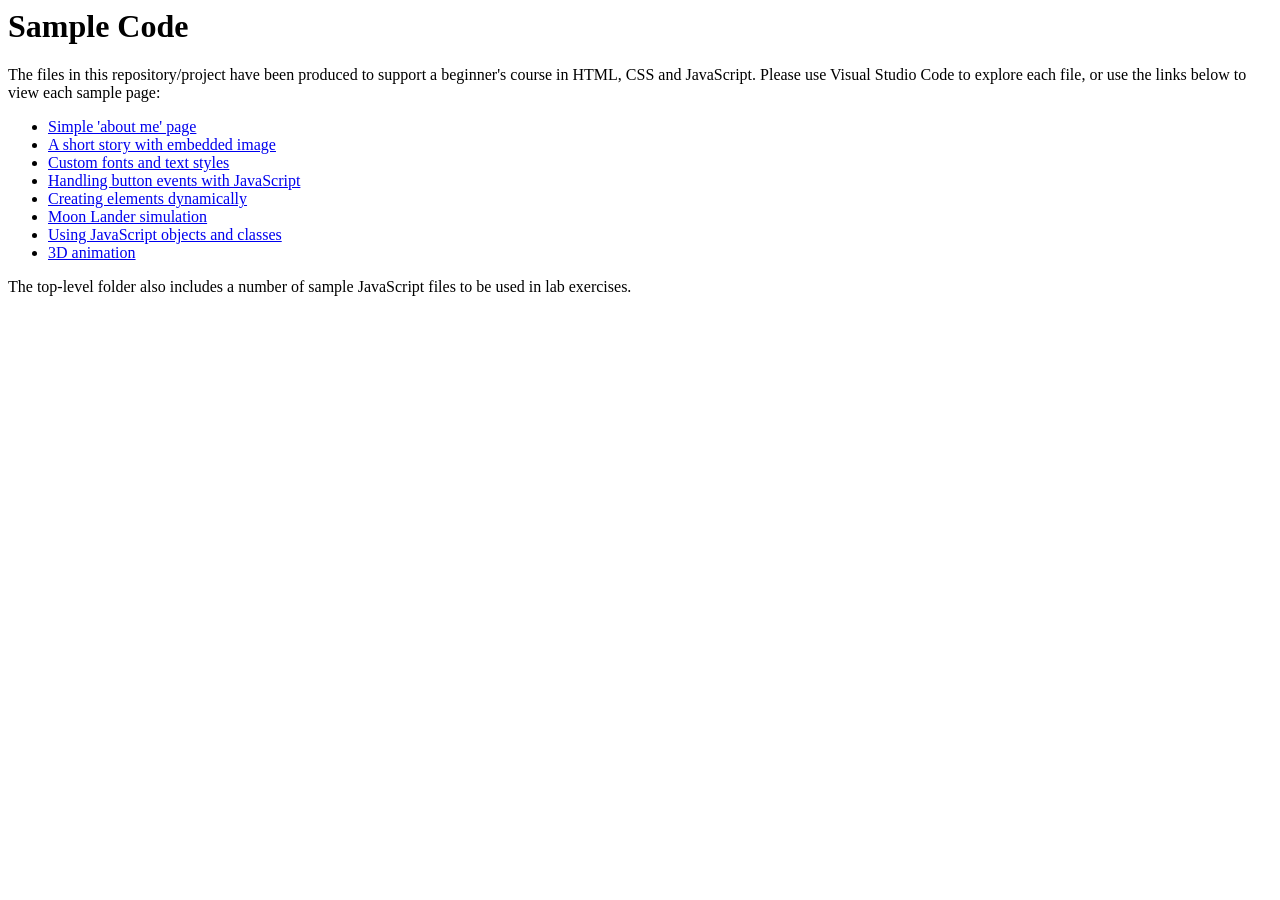
<file: index.html>
<html lang="en">
  <head>
    <meta charset="utf-8" />
    <meta name="viewport" content="width=device-width" />
    <title>Sample Code</title>
  </head>
  <body>
    <h1>Sample Code</h1>
    <p>
      The files in this repository/project have been produced to support a
      beginner's course in HTML, CSS and JavaScript. Please use Visual Studio
      Code to explore each file, or use the links below to view each sample
      page:
    </p>
    <ul>
      <li><a href="aboutMe.html">Simple 'about me' page</a></li>
      <li><a href="shortStory.html">A short story with embedded image</a></li>
      <li><a href="typography.html">Custom fonts and text styles</a></li>
      <li><a href="rocket.html">Handling button events with JavaScript</a></li>
      <li><a href="aircraft.html">Creating elements dynamically</a></li>
      <li><a href="lander.html">Moon Lander simulation</a></li>
      <li>
        <a href="vendingMachine.html">Using JavaScript objects and classes</a>
      </li>
      <li><a href="cube.html">3D animation</a></li>
    </ul>
    <p>
      The top-level folder also includes a number of sample JavaScript files to
      be used in lab exercises.
    </p>
  </body>
</html>
</file>
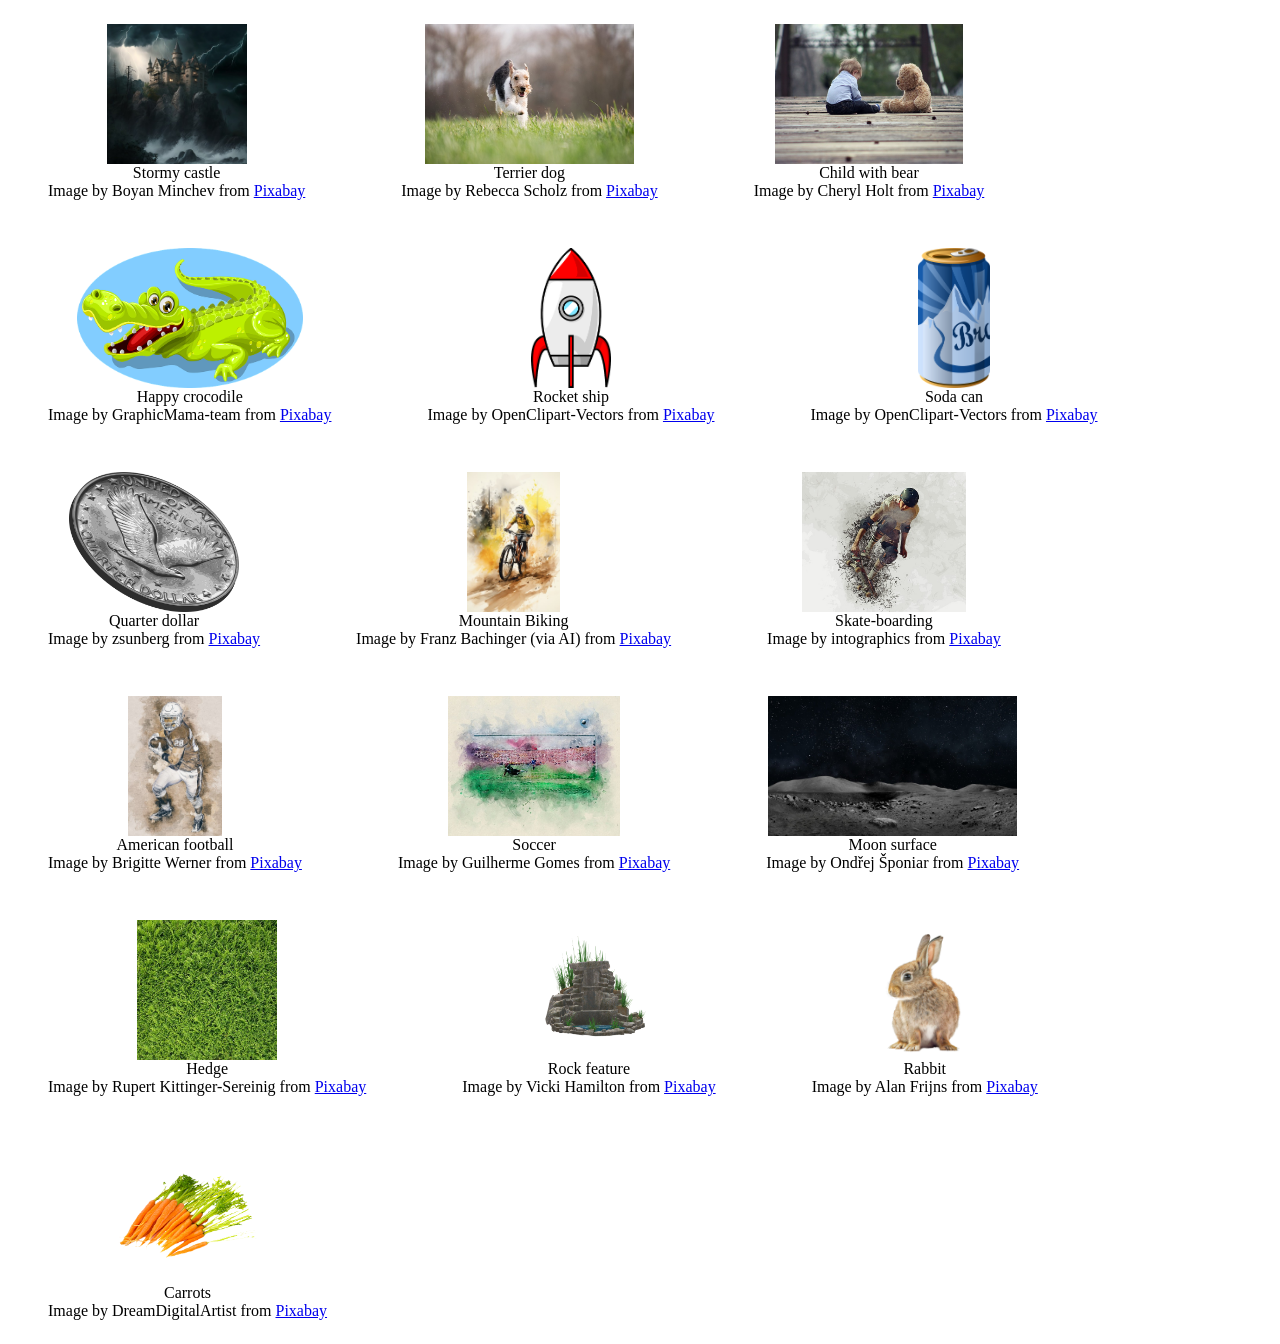
<file: images/index.html>
<html lang="en">
  <head>
    <meta charset="utf-8" />
    <meta name="viewport" content="width=device-width, initial-scale=1" />
    <title>Images and Attribution</title>
    <style>
      .images {
        display: flex;
        flex-flow: row wrap;
        gap: 1em;
      }
      figure {
        display: flex;
        flex-flow: column;
        align-items: center;
        text-align: center;
      }
      figure img {
        max-height: 140px;
        width: auto;
      }
    </style>
  </head>
  <body>
    <div class="images">
      <figure>
        <img src="./lightning-7781507_640.jpg" alt="Stormy castle" />
        <figcaption>
          Stormy castle<br />Image by Boyan Minchev from
          <a
            href="https://pixabay.com/illustrations/lightning-clouds-thunderstorm-7781507/"
            >Pixabay</a
          >
        </figcaption>
      </figure>
      <figure>
        <img src="./dog-3210111_640.jpg" alt="Terrier dog" />
        <figcaption>
          Terrier dog<br />Image by Rebecca Scholz from
          <a
            href="https://pixabay.com/photos/dog-pet-terrier-canine-animal-fur-3210111/"
            >Pixabay</a
          >
        </figcaption>
      </figure>
      <figure>
        <img src="./baby-623417_640.jpg" alt="Child with bear" />
        <figcaption>
          Child with bear<br />Image by Cheryl Holt from
          <a
            href="https://pixabay.com/photos/baby-teddy-bear-play-toy-teddy-623417/"
            >Pixabay</a
          >
        </figcaption>
      </figure>
      <figure>
        <img src="./crocodile-1458819_640.png" alt="Happy crocodile" />
        <figcaption>
          Happy crocodile<br />Image by GraphicMama-team from
          <a
            href="https://pixabay.com/vectors/crocodile-green-animal-teeth-1458819/"
            >Pixabay</a
          >
        </figcaption>
      </figure>
      <figure>
        <img src="./rocket-147466_640.png" alt="Rocket ship" />
        <figcaption>
          Rocket ship<br />Image by OpenClipart-Vectors from
          <a
            href="https://pixabay.com/vectors/rocket-spaceship-space-shuttle-nasa-147466/"
            >Pixabay</a
          >
        </figcaption>
      </figure>
      <figure>
        <img src="./soda-575433_640.png" alt="Soda can" />
        <figcaption>
          Soda can<br />Image by OpenClipart-Vectors from
          <a
            href="https://pixabay.com/vectors/soda-can-beer-beverage-drink-575433/"
            >Pixabay</a
          >
        </figcaption>
      </figure>
      <figure>
        <img src="./quarter-3407493_640.png" alt="Quarter dollar" />
        <figcaption>
          Quarter dollar<br />Image by zsunberg from
          <a
            href="https://pixabay.com/vectors/quarter-coin-flip-flip-chance-3407493/"
            >Pixabay</a
          >
        </figcaption>
      </figure>
      <figure>
        <img src="./ai-generated-8366630_640.jpg" alt="Mountain biking" />
        <figcaption>
          Mountain Biking<br />Image by Franz Bachinger (via AI) from
          <a
            href="https://pixabay.com/illustrations/ai-generated-mountain-bike-biking-8366630/"
            >Pixabay</a
          >
        </figcaption>
      </figure>
      <figure>
        <img src="./break-1562275_640.jpg" alt="Skate-boarding" />
        <figcaption>
          Skate-boarding<br />Image by intographics from
          <a
            href="https://pixabay.com/illustrations/break-background-wallpaper-1562275/"
            >Pixabay</a
          >
        </figcaption>
      </figure>
      <figure>
        <img
          src="./american-football-6583647_640.jpg"
          alt="American football"
        />
        <figcaption>
          American football<br />Image by Brigitte Werner from
          <a
            href="https://pixabay.com/illustrations/american-football-football-player-6583647/"
            >Pixabay</a
          >
        </figcaption>
      </figure>
      <figure>
        <img src="./soccer-3536685_640.jpg" alt="Soccer" />
        <figcaption>
          Soccer<br />Image by Guilherme Gomes from
          <a
            href="https://pixabay.com/illustrations/soccer-kicker-goal-sport-3536685"
            >Pixabay</a
          >
        </figcaption>
      </figure>
      <figure>
        <img src="./universe-1607231_1280.jpg" alt="Moon surface" />
        <figcaption>
          Moon surface<br />Image by Ondřej Šponiar from
          <a
            href="https://pixabay.com/illustrations/universe-planet-moon-stars-science-1607231"
            >Pixabay</a
          >
        </figcaption>
      </figure>
      <figure>
        <img src="./thujenhecke-1487722_640.jpg" alt="Hedge tile" />
        <figcaption>
          Hedge<br />Image by Rupert Kittinger-Sereinig from
          <a
            href="/https://pixabay.com/photos/thujenhecke-hedge-thuje-thuja-1487722/"
            >Pixabay</a
          >
        </figcaption>
      </figure>
      <figure>
        <img src="./rocks-7708506_640.png" alt="Rock feature" />
        <figcaption>
          Rock feature<br />Image by Vicki Hamilton from
          <a
            href="https://pixabay.com/illustrations/rocks-pond-fountain-garden-tiers-7708506/"
            >Pixabay</a
          >
        </figcaption>
      </figure>
      <figure>
        <img src="./rabbit-7656394_640.png" alt="Rabbit" />
        <figcaption>
          Rabbit<br />Image by Alan Frijns from
          <a
            href="https://pixabay.com/illustrations/rabbit-cute-animal-fantasy-drawing-7656394/"
            >Pixabay</a
          >
        </figcaption>
      </figure>
      <figure>
        <img src="./carrot-6300849_640.png" alt="Carrots" />
        <figcaption>
          Carrots<br />Image by DreamDigitalArtist from
          <a
            href="https://pixabay.com/illustrations/carrot-vegetable-food-produce-6300849/"
            >Pixabay</a
          >
        </figcaption>
      </figure>
    </div>
  </body>
</html>
</file>
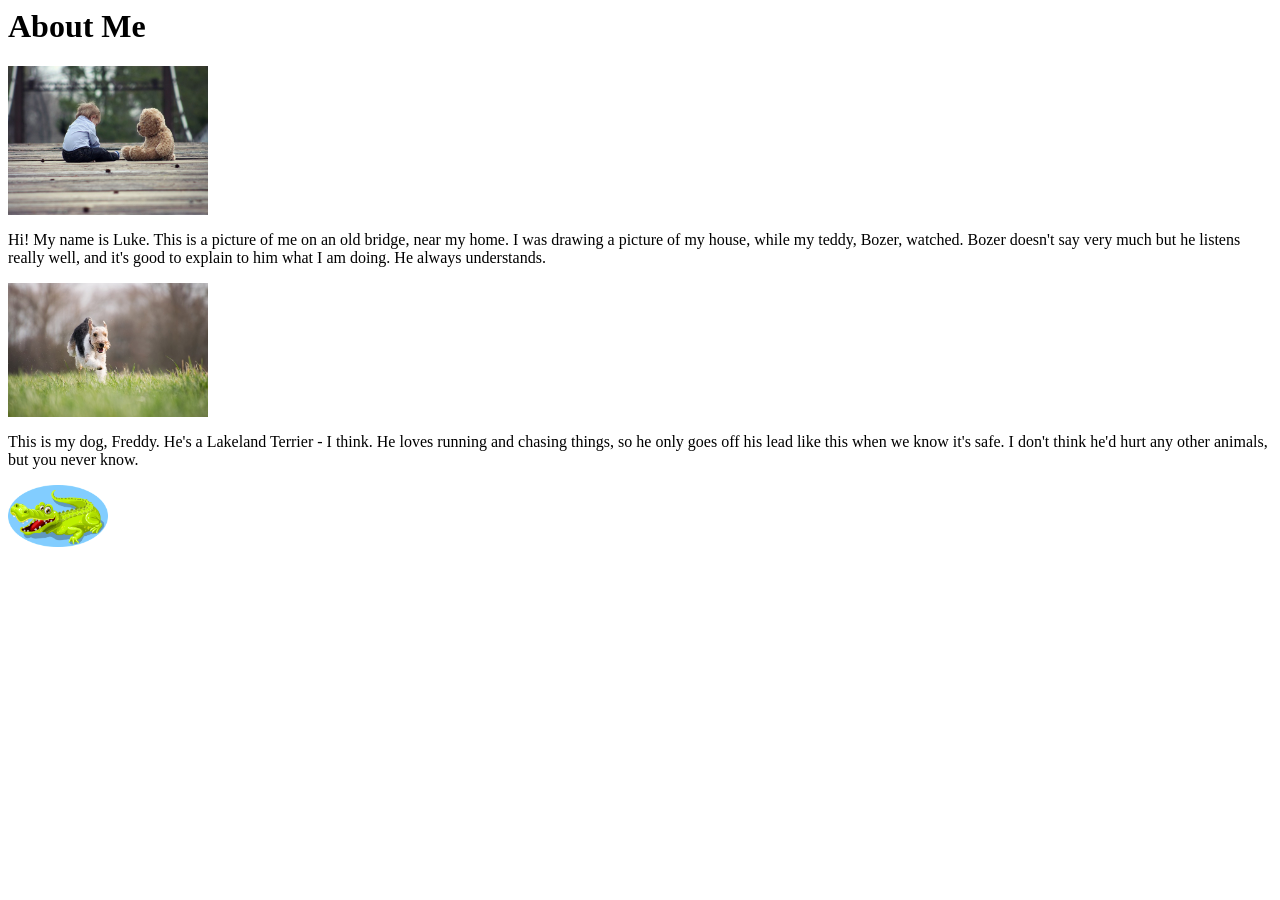
<file: aboutMe.html>
<html lang="en">
  <head>
    <meta charset="utf-8" />
    <meta name="viewport" content="width=device-width, initial-scale=1" />
    <title>About Me</title>
  </head>
  <body>
    <h1>About Me</h1>
    <img src="images/baby-623417_640.jpg" width="200" alt="Child on bridge" />
    <p>
      Hi! My name is Luke. This is a picture of me on an old bridge, near my
      home. I was drawing a picture of my house, while my teddy, Bozer, watched.
      Bozer doesn't say very much but he listens really well, and it's good to
      explain to him what I am doing. He always understands.
    </p>
    <img src="images/dog-3210111_640.jpg" width="200" alt="Dog" />
    <p>
      This is my dog, Freddy. He's a Lakeland Terrier - I think. He loves
      running and chasing things, so he only goes off his lead like this when we
      know it's safe. I don't think he'd hurt any other animals, but you never
      know.
    </p>
    <p>
      <img
        src="images/crocodile-1458819_640.png"
        width="100"
        alt="Happy crocodile badge"
      />
    </p>
  </body>
</html>
</file>
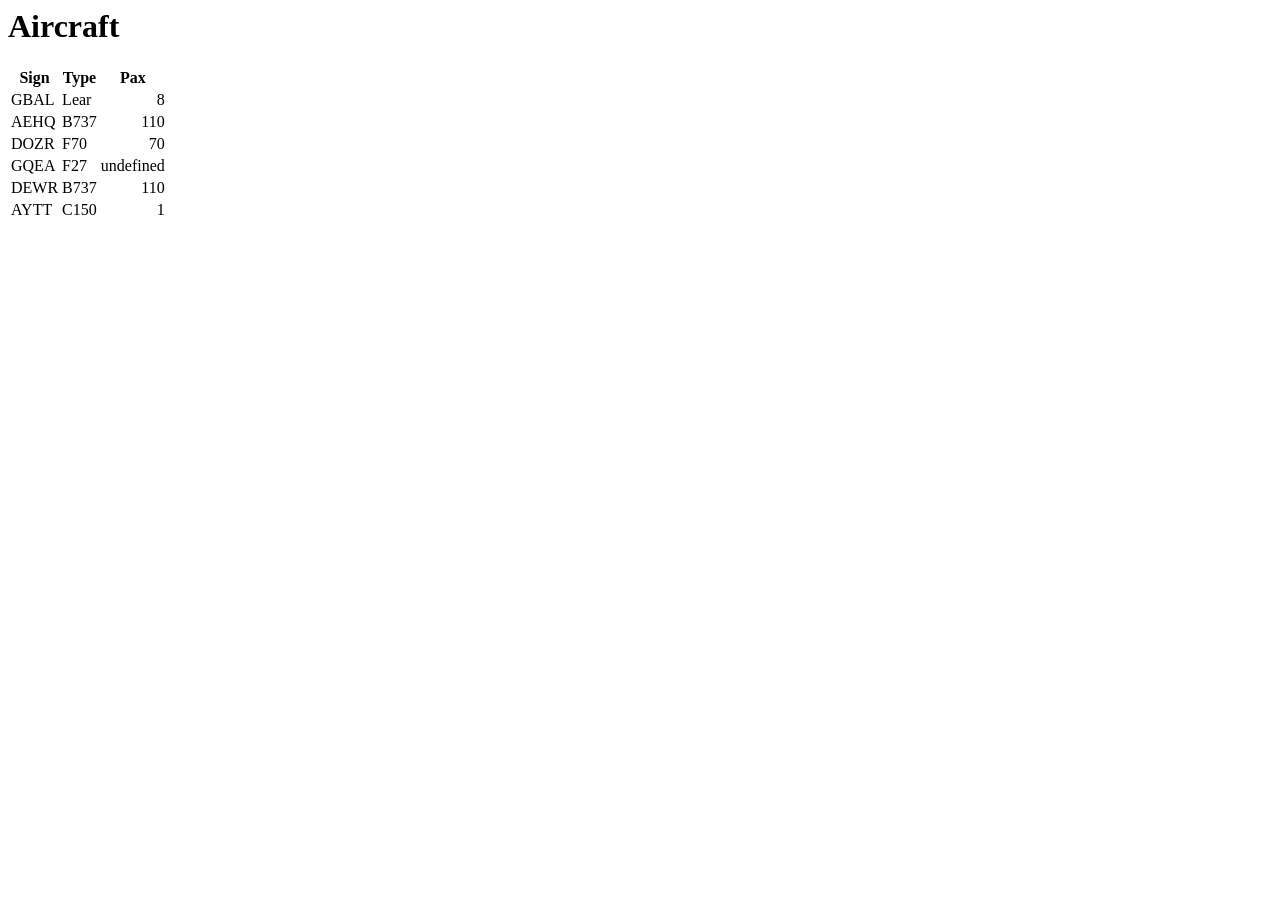
<file: aircraft.html>
<html lang="en">
  <head>
    <meta charset="utf-8" />
    <meta name="viewport" content="width=device-width" />
    <title>Aircraft Listing</title>
    <style>
      td:last-child {
        text-align: right;
      }
    </style>
  </head>
  <body>
    <h1>Aircraft</h1>
    <table>
      <thead>
        <tr>
          <th>Sign</th>
          <th>Type</th>
          <th>Pax</th>
        </tr>
      </thead>
      <tbody></tbody>
    </table>
    <script>
      fetch('airport.json')
        .then((rsp) => rsp.json())
        .then((airport) => {
          const tbody = document.querySelector('table > tbody')
          for (const plane of airport.planes) {
            const pax = airport.types[plane.type]?.pax
            const row = document.createElement('tr')
            row.innerHTML = `<td>${plane.sign}</td><td>${plane.type}</td><td>${pax}</td>`
            tbody.appendChild(row)
          }
        })
    </script>
  </body>
</html>
</file>
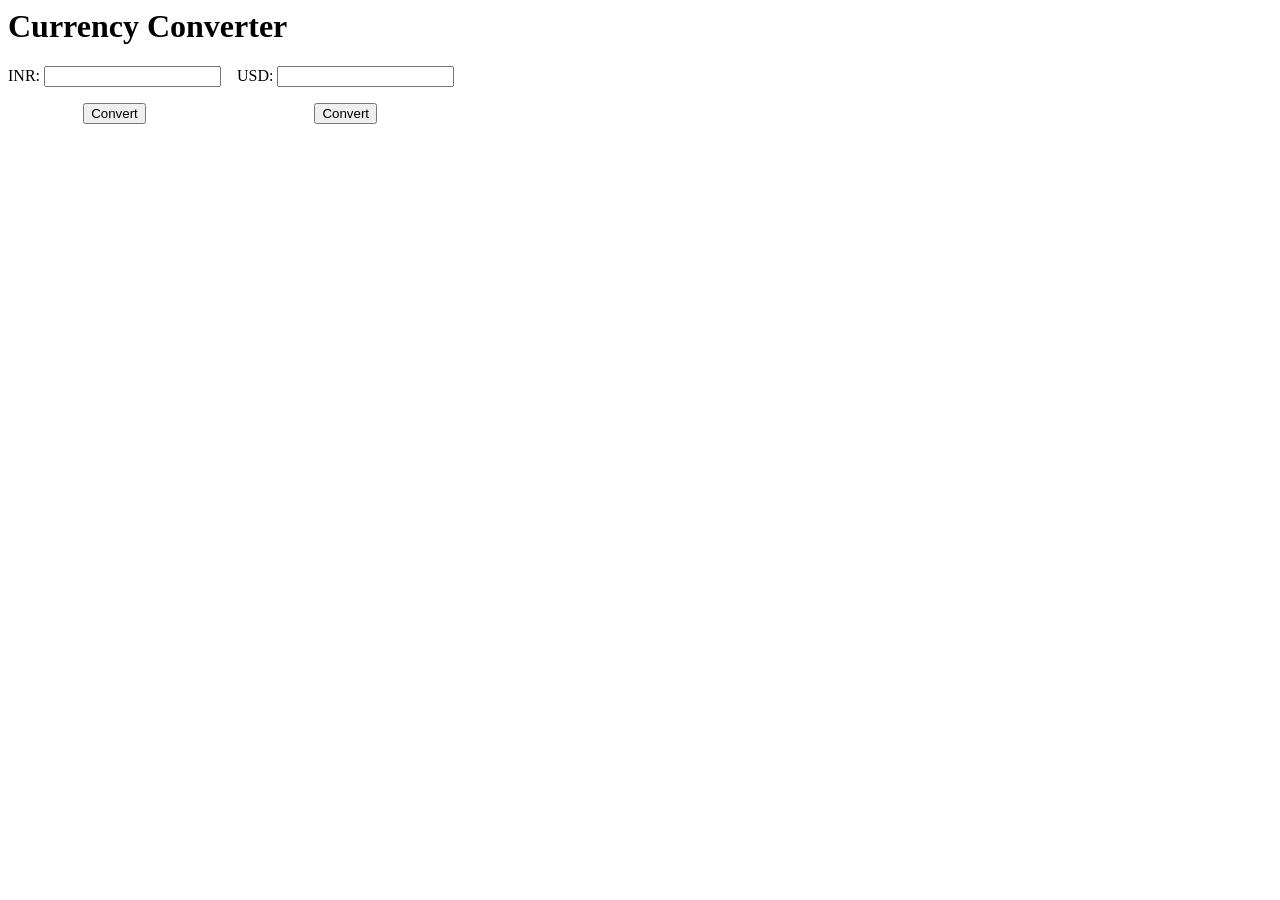
<file: currency.html>
<html lang="en">
  <head>
    <meta charset="utf-8" />
    <meta name="viewport" content="width=device-width" />
    <title>Currency Calculator</title>
    <style>
      form {
        display: flex;
        gap: 1em;
      }
      form > div {
        display: flex;
        flex-direction: column;
        align-items: center;
        gap: 1em;
      }
    </style>
  </head>
  <body>
    <h1>Currency Converter</h1>
    <form>
      <div>
        <label>INR: <input type="number" id="inr-amount" /></label>
        <button type="button" id="inr-to-usd">Convert</button>
      </div>
      <div>
        <label>USD: <input type="number" id="usd-amount" /></label>
        <button type="button" id="usd-to-inr">Convert</button>
      </div>
    </form>
    <script>
      // Put your code here.
    </script>
  </body>
</html>
</file>
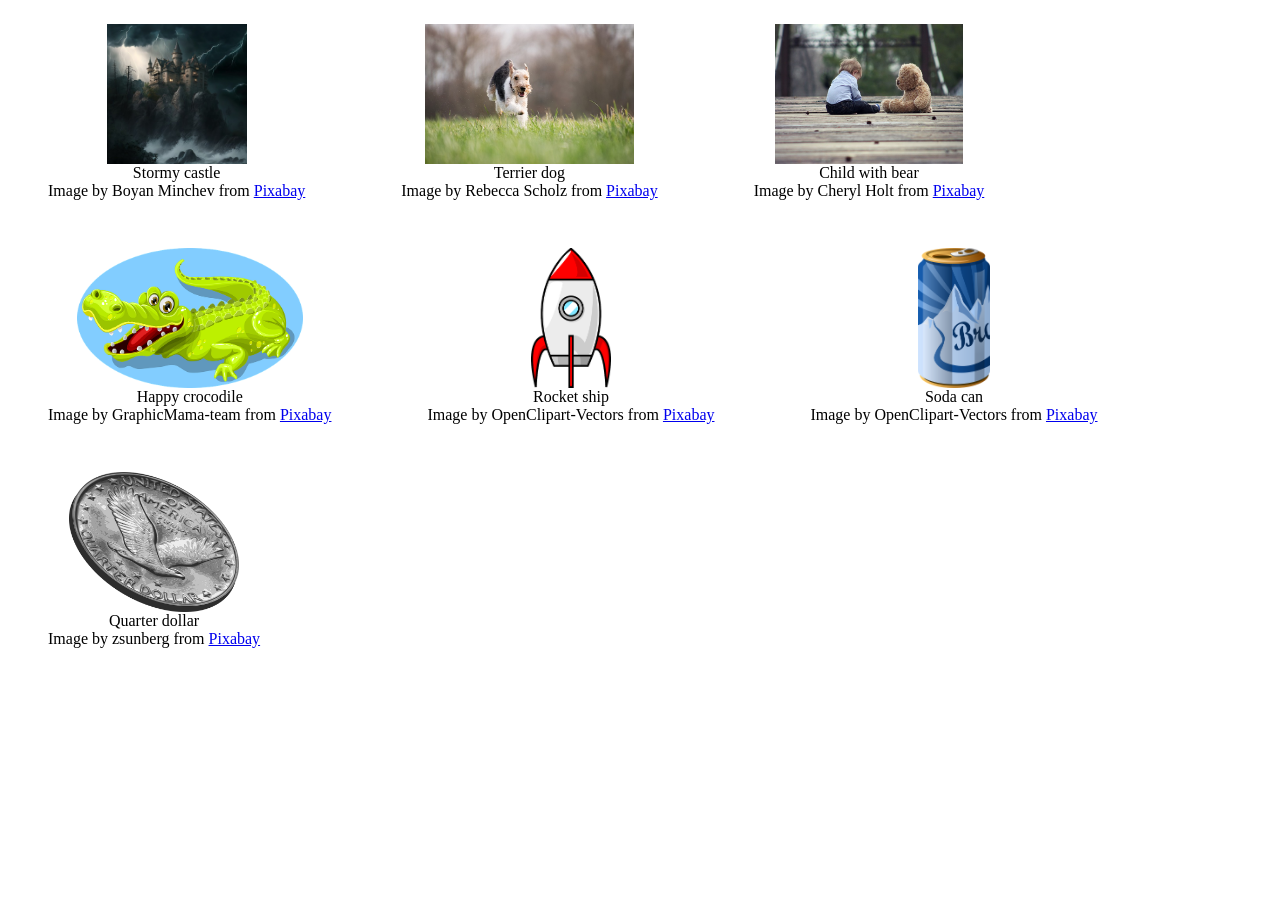
<file: images.html>
<html lang="en">
  <head>
    <meta charset="utf-8" />
    <meta name="viewport" content="width=device-width, initial-scale=1" />
    <title>Images and Attribution</title>
    <style>
      .images {
        display: flex;
        flex-flow: row wrap;
        gap: 1em;
      }
      figure {
        display: flex;
        flex-flow: column;
        align-items: center;
        text-align: center;
      }
      figure img {
        max-height: 140px;
        width: auto;
      }
    </style>
  </head>
  <body>
    <div class="images">
      <figure>
        <img src="images/lightning-7781507_640.jpg" alt="Stormy castle" />
        <figcaption>
          Stormy castle<br />Image by Boyan Minchev from
          <a
            href="https://pixabay.com/illustrations/lightning-clouds-thunderstorm-7781507/"
            >Pixabay</a
          >
        </figcaption>
      </figure>
      <figure>
        <img src="images/dog-3210111_640.jpg" alt="Terrier dog" />
        <figcaption>
          Terrier dog<br />Image by Rebecca Scholz from
          <a
            href="https://pixabay.com/photos/dog-pet-terrier-canine-animal-fur-3210111/"
            >Pixabay</a
          >
        </figcaption>
      </figure>
      <figure>
        <img src="images/baby-623417_640.jpg" alt="Child with bear" />
        <figcaption>
          Child with bear<br />Image by Cheryl Holt from
          <a
            href="https://pixabay.com/photos/baby-teddy-bear-play-toy-teddy-623417/"
            >Pixabay</a
          >
        </figcaption>
      </figure>
      <figure>
        <img src="images/crocodile-1458819_640.png" alt="Happy crocodile" />
        <figcaption>
          Happy crocodile<br />Image by GraphicMama-team from
          <a
            href="https://pixabay.com/vectors/crocodile-green-animal-teeth-1458819/"
            >Pixabay</a
          >
        </figcaption>
      </figure>
      <figure>
        <img src="images/rocket-147466_640.png" alt="Rocket ship" />
        <figcaption>
          Rocket ship<br />Image by OpenClipart-Vectors from
          <a
            href="https://pixabay.com/vectors/rocket-spaceship-space-shuttle-nasa-147466/"
            >Pixabay</a
          >
        </figcaption>
      </figure>
      <figure>
        <img src="images/soda-575433_640.png" alt="Soda can" />
        <figcaption>
          Soda can<br />Image by OpenClipart-Vectors from
          <a
            href="https://pixabay.com/vectors/soda-can-beer-beverage-drink-575433/"
            >Pixabay</a
          >
        </figcaption>
      </figure>
      <figure>
        <img src="images/quarter-3407493_640.png" alt="Quarter dollar" />
        <figcaption>
          Quarter dollar<br />Image by zsunberg from
          <a
            href="https://pixabay.com/vectors/quarter-coin-flip-flip-chance-3407493/"
            >Pixabay</a
          >
        </figcaption>
      </figure>
    </div>
  </body>
</html>
</file>
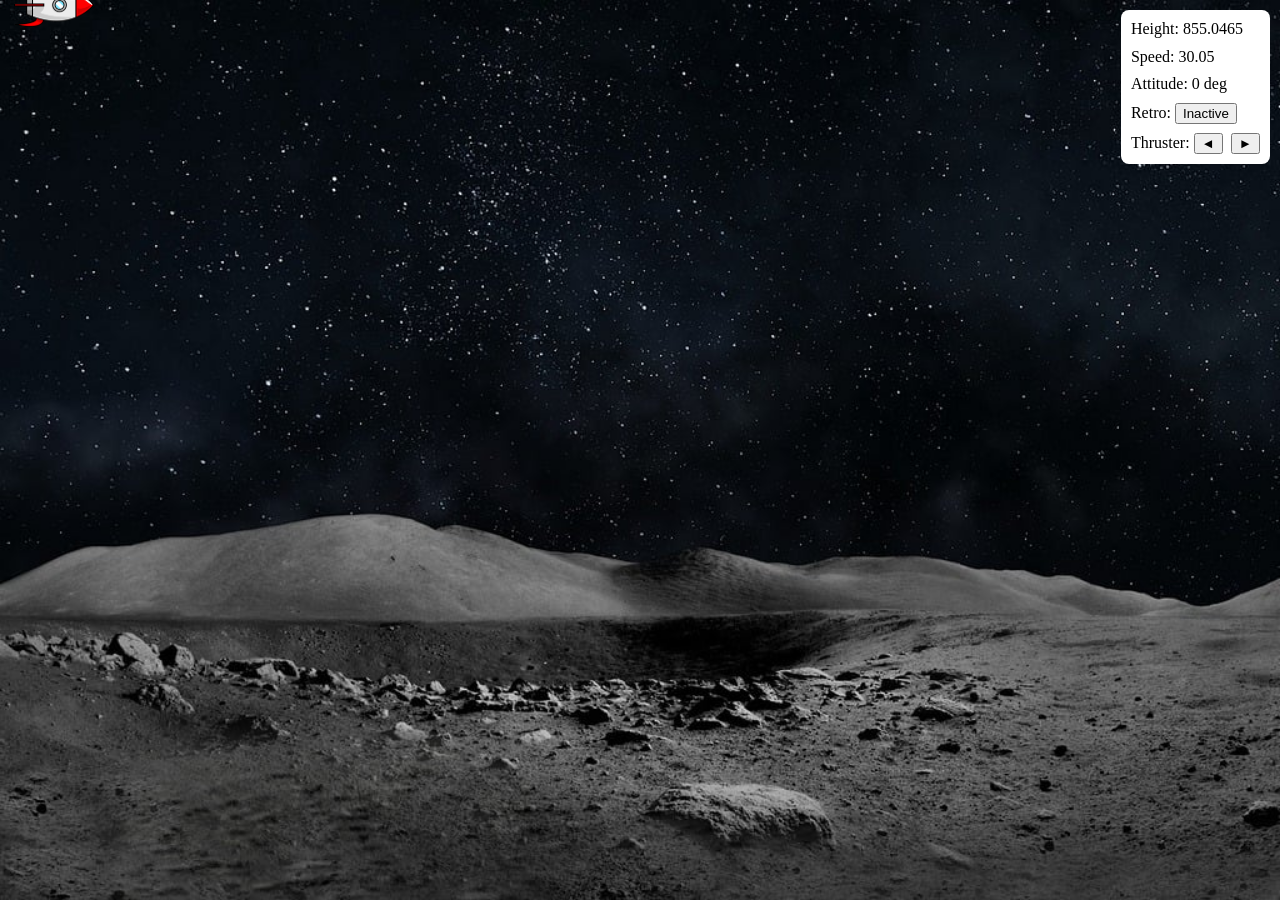
<file: lander.html>
<html lang="en">
  <head>
    <meta charset="utf-8" />
    <meta name="viewport" content="width=device-width" />
    <title>Lunar Lander</title>
    <meta
      name="description"
      content="Simple game to control a rocket landing"
    />
    <link rel="stylesheet" href="lander.css" />
    <script src="lander.js" defer></script>
  </head>
  <body>
    <div id="moonscape">
      <img id="rocket" src="images/rocket-147466_640.png" alt="rocket" />
      <div id="panel">
        <span>Height: <span id="height"></span></span>
        <span>Speed: <span id="speed"></span></span>
        <span>Attitude: <span id="attitude">0 deg</span></span>
        <span>Retro: <button type="button" id="retro">Inactive</button></span>
        <span
          >Thruster:
          <button type="button" id="thrustLeft">&#x25C4;</button>&nbsp;
          <button type="button" id="thrustRight">&#x25BA;</button>
        </span>
      </div>
    </div>
  </body>
</html>
</file>
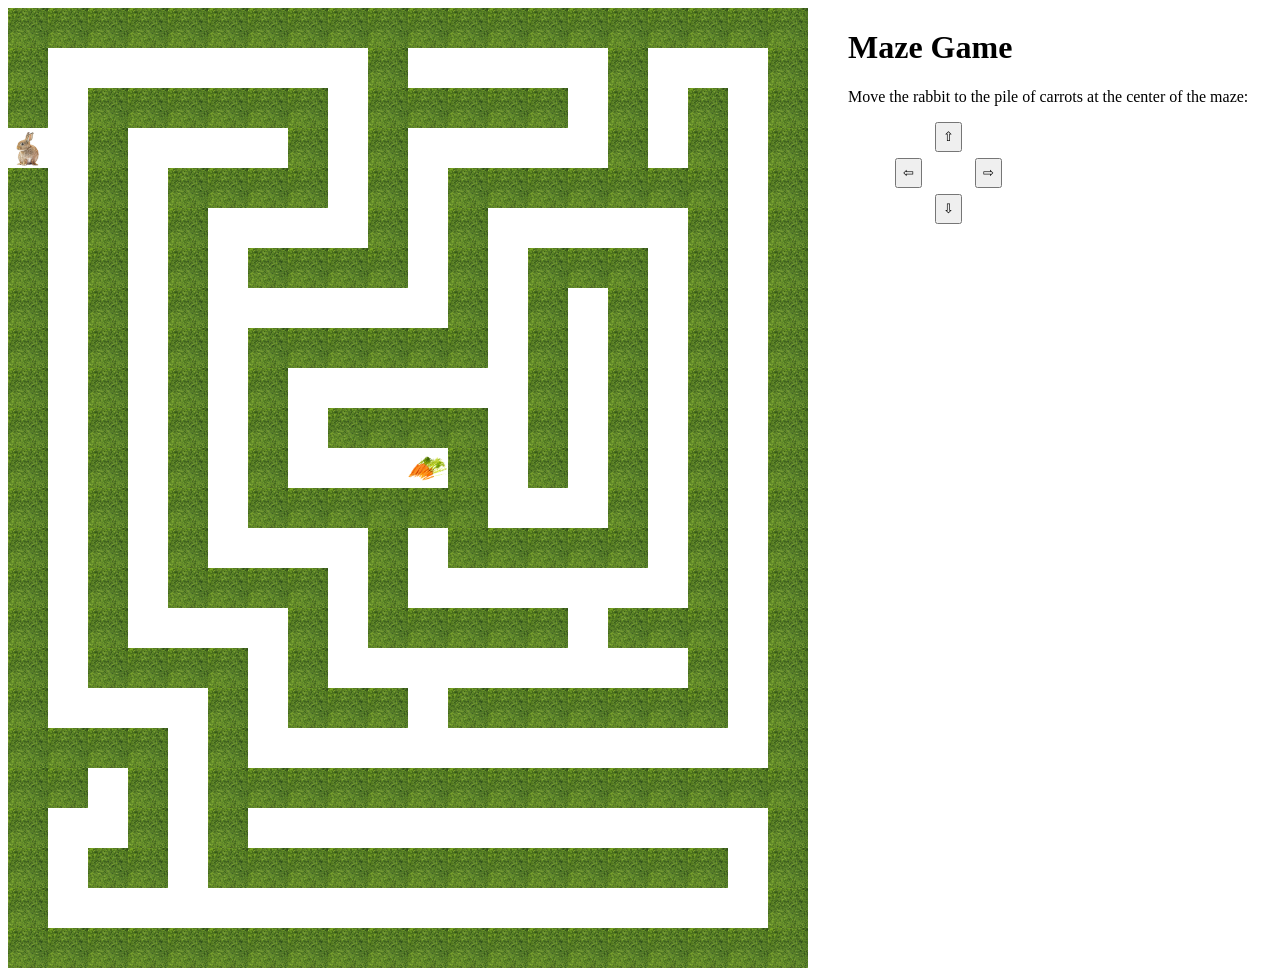
<file: maze.html>
<html lang="en">
  <head>
    <meta charset="utf-8" />
    <meta name="viewport" content="width=device-width" />
    <title>Maze Game</title>
    <link rel="stylesheet" href="maze.css" />
    <script src="maze.js" defer></script>
  </head>
  <body>
    <div id="maze-wrapper">
      <div id="maze"></div>
      <img id="rabbit" src="images/rabbit-7656394_640.png" alt="rabbit" />
    </div>
    <div>
      <h1>Maze Game</h1>
      <p>Move the rabbit to the pile of carrots at the center of the maze:</p>
      <div id="controls">
        <span></span><button type="button" id="up">&#x21e7;</button
        ><span></span> <button type="button" id="left">&#x21e6;</button
        ><span></span><button type="button" id="right">&#x21e8;</button>
        <span></span><button type="button" id="down">&#x21e9;</button>
      </div>
    </div>
  </body>
</html>
</file>
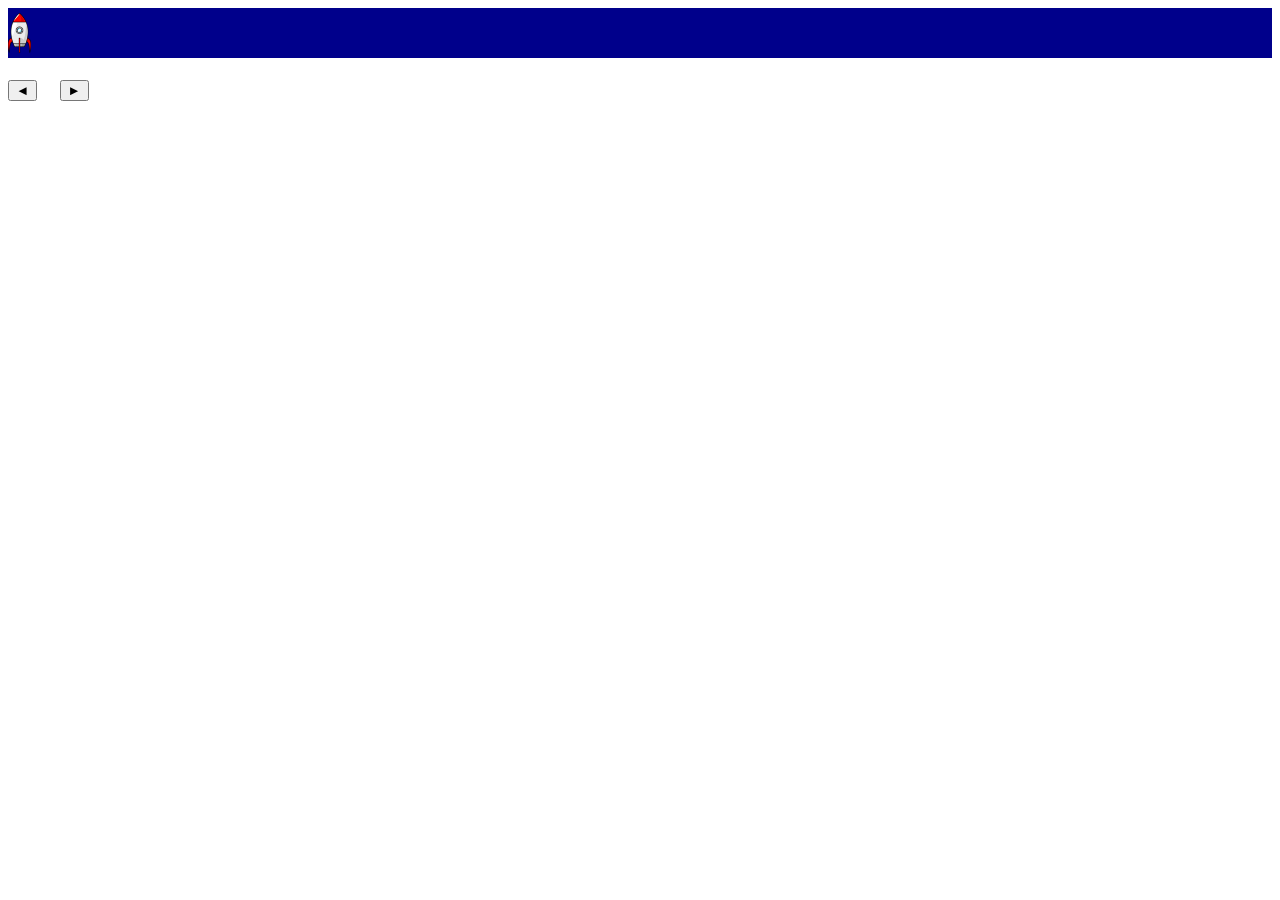
<file: rocket.html>
<html lang="en">
  <head>
    <meta charset="utf-8" />
    <meta name="viewport" content="width=device-width, initial-scale=1" />
    <title>Rocket Sample</title>
    <style>
      .rocketArea {
        position: relative;
        background: darkblue;
        min-height: 50px;
      }
      #rocket {
        position: absolute;
        top: 5px;
        left: 0px;
        transition: left 0.5s;
      }
      .buttons {
        margin-top: 1em;
        display: flex;
        gap: 1em;
        font-size: 140%;
      }
    </style>
  </head>
  <body>
    <div class="rocketArea">
      <img
        id="rocket"
        src="images/rocket-147466_640.png"
        height="40"
        alt="Rocket"
      />
    </div>
    <div class="buttons">
      <button type="button" id="moveLeft" onclick="moveLeft()">&#x25C4;</button>
      <button type="button" id="moveRight" onclick="moveRight()">
        &#x25BA;
      </button>
    </div>
    <script>
      let position = 0
      const rocket = document.getElementById('rocket')
      const max = window.innerWidth - rocket.clientWidth
      function moveLeft() {
        if (position > 0) {
          position -= 10
          rocket.style.left = position + 'px'
        }
      }
      function moveRight() {
        if (position + 10 <= max) {
          position += 10
          rocket.style.left = position + 'px'
        }
      }
    </script>
  </body>
</html>
</file>
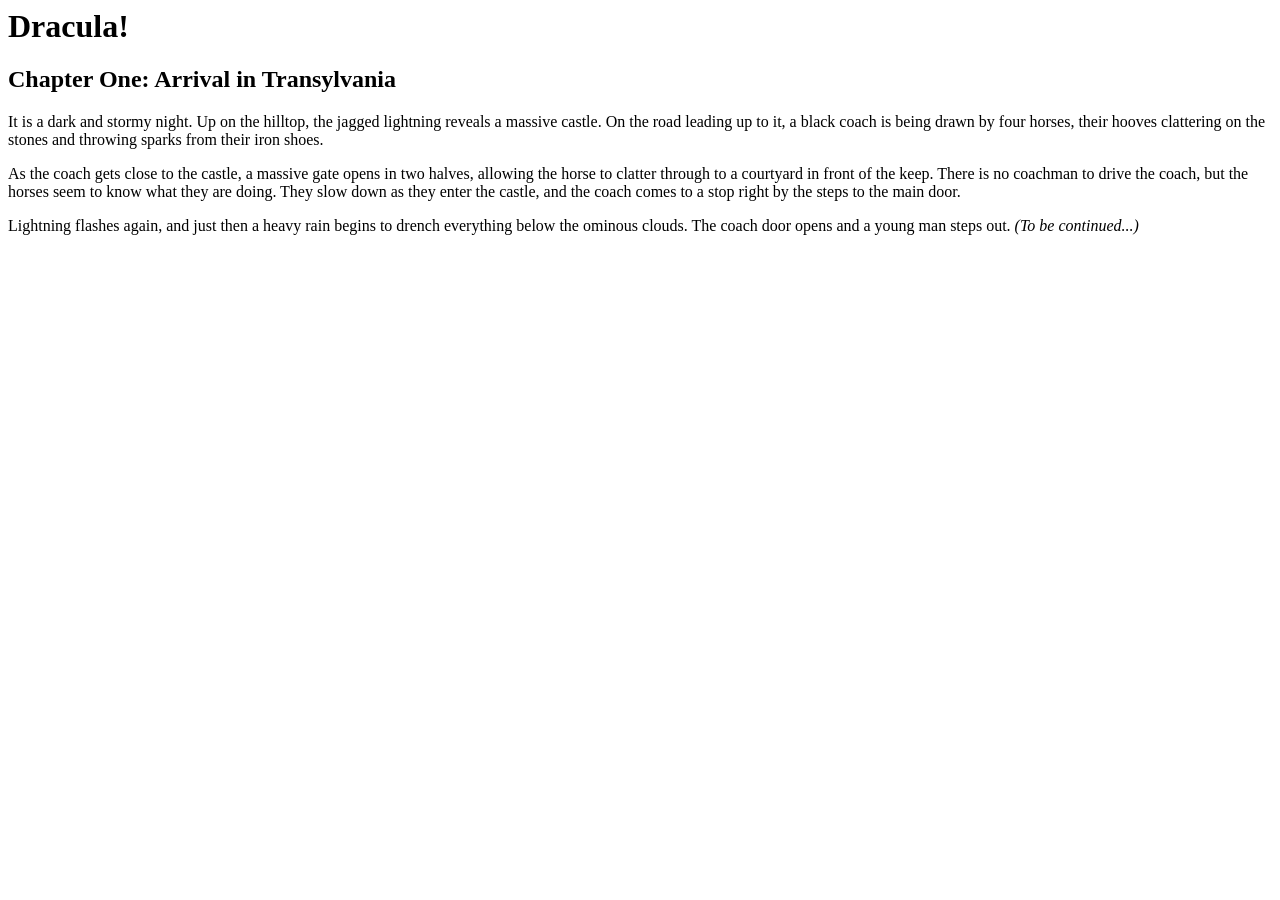
<file: Short story.html>
<html>
  <head>
    <title>Short Story</title>
  </head>
  <body>
    <h1>Dracula!</h1>
    <h2>Chapter One: Arrival in Transylvania</h2>
    <p>
      It is a dark and stormy night. Up on the hilltop, the jagged lightning
      reveals a massive castle. On the road leading up to it, a black coach is
      being drawn by four horses, their hooves clattering on the stones and
      throwing sparks from their iron shoes.
    </p>
    <p>
      As the coach gets close to the castle, a massive gate opens in two halves,
      allowing the horse to clatter through to a courtyard in front of the keep.
      There is no coachman to drive the coach, but the horses seem to know what
      they are doing. They slow down as they enter the castle, and the coach
      comes to a stop right by the steps to the main door.
    </p>
    <p>
      Lightning flashes again, and just then a heavy rain begins to drench
      everything below the ominous clouds. The coach door opens and a young man
      steps out. <em>(To be continued...)</em>
    </p>
  </body>
</html>
</file>
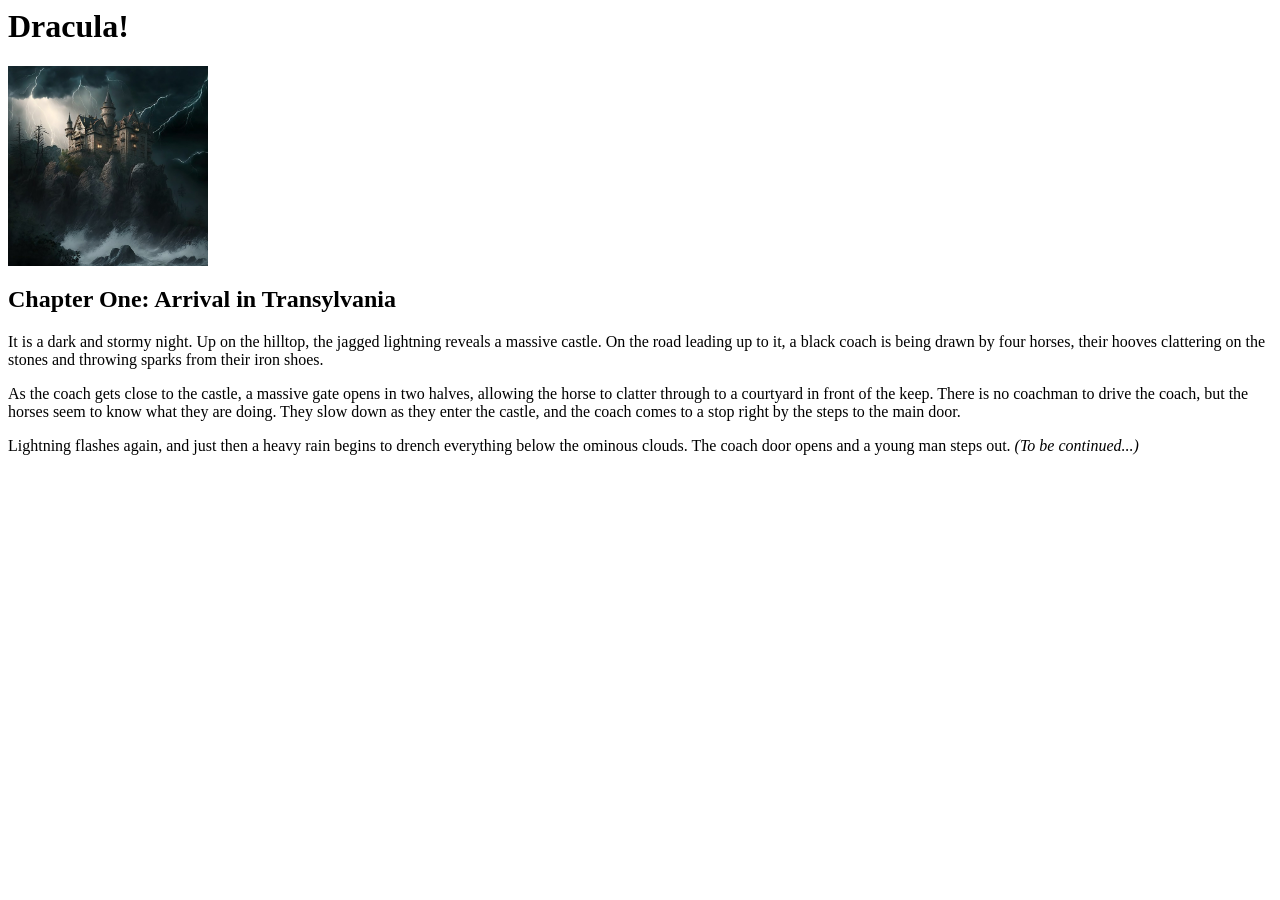
<file: shortStory.html>
<html lang="en">
  <head>
    <meta charset="utf-8" />
    <meta name="viewport" content="width=device-width, initial-scale=1" />
    <title>Short Story</title>
  </head>
  <body>
    <h1>Dracula!</h1>
    <p>
      <img src="images/lightning-7781507_640.jpg" alt="castle" height="200" />
    </p>
    <h2>Chapter One: Arrival in Transylvania</h2>
    <p>
      It is a dark and stormy night. Up on the hilltop, the jagged lightning
      reveals a massive castle. On the road leading up to it, a black coach is
      being drawn by four horses, their hooves clattering on the stones and
      throwing sparks from their iron shoes.
    </p>
    <p>
      As the coach gets close to the castle, a massive gate opens in two halves,
      allowing the horse to clatter through to a courtyard in front of the keep.
      There is no coachman to drive the coach, but the horses seem to know what
      they are doing. They slow down as they enter the castle, and the coach
      comes to a stop right by the steps to the main door.
    </p>
    <p>
      Lightning flashes again, and just then a heavy rain begins to drench
      everything below the ominous clouds. The coach door opens and a young man
      steps out. <em>(To be continued...)</em>
    </p>
  </body>
</html>
</file>
<file: lander.css>
body {
  margin: 0px;
}
#moonscape {
  position: relative;
  height: 100vh;
  background-image: url(images/universe-1607231_1280.jpg);
  background-size: cover;
}
#rocket {
  position: absolute;
  bottom: calc(100vh - 44px);
  left: 0px;
  width: 44px;
  height: 80px;
  transform: rotate(90deg);
}
#panel {
  position: absolute;
  display: flex;
  flex-flow: column nowrap;
  gap: 0.6em;
  top: 10px;
  right: 10px;
  padding: 10px;
  background: white;
  border-radius: 8px;
}
</file>
<file: maze.css>
body {
  display: flex;
  gap: 40px;
  align-items: flex-start;
}

#maze-wrapper {
  position: relative;
}

#maze {
  display: grid;
  grid-template-columns: repeat(20, 40px);
}

#rabbit {
  width: 40px;
  height: 40px;
  position: absolute;
}

#controls {
  display: grid;
  grid-template-columns: repeat(3, 40px);
  grid-template-rows: repeat(3, 30px);
  justify-items: center;
  row-gap: 6px;
  margin-top: 1em;
  margin-left: 40px;
}
</file>
